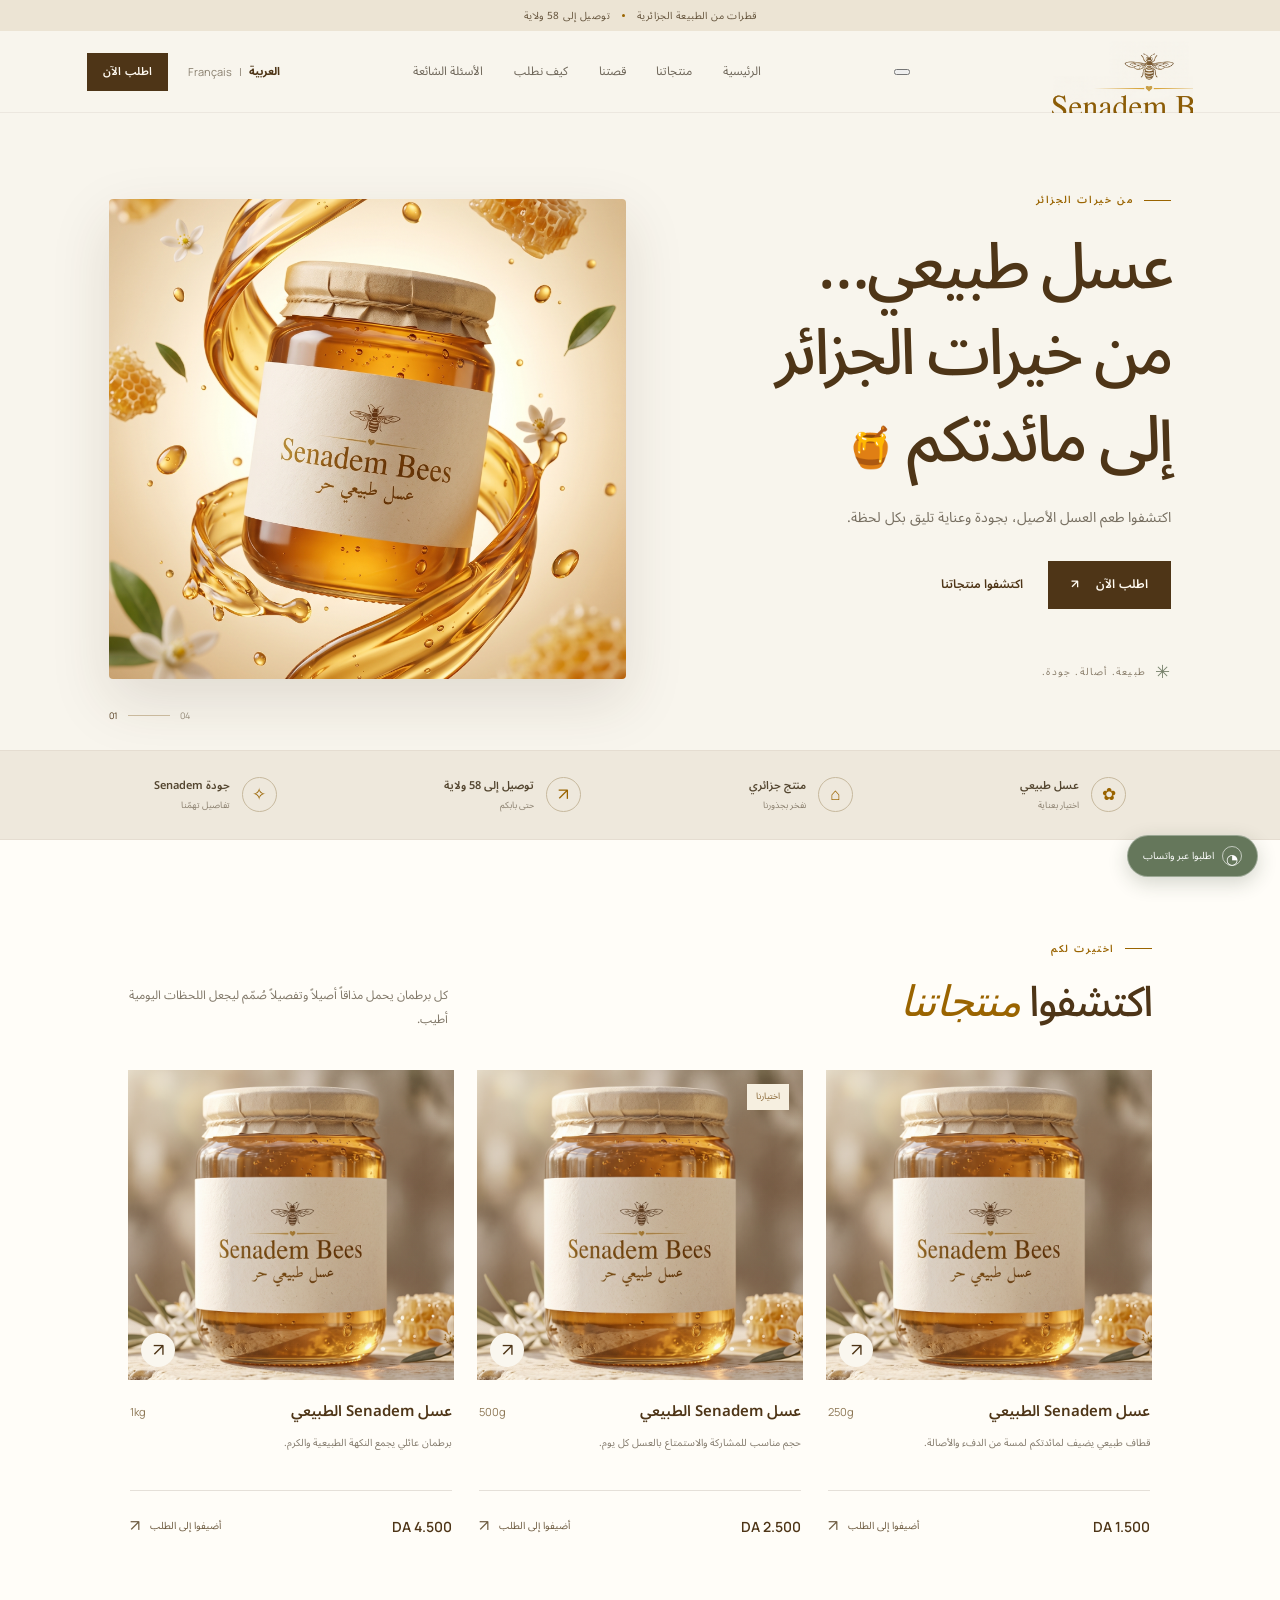
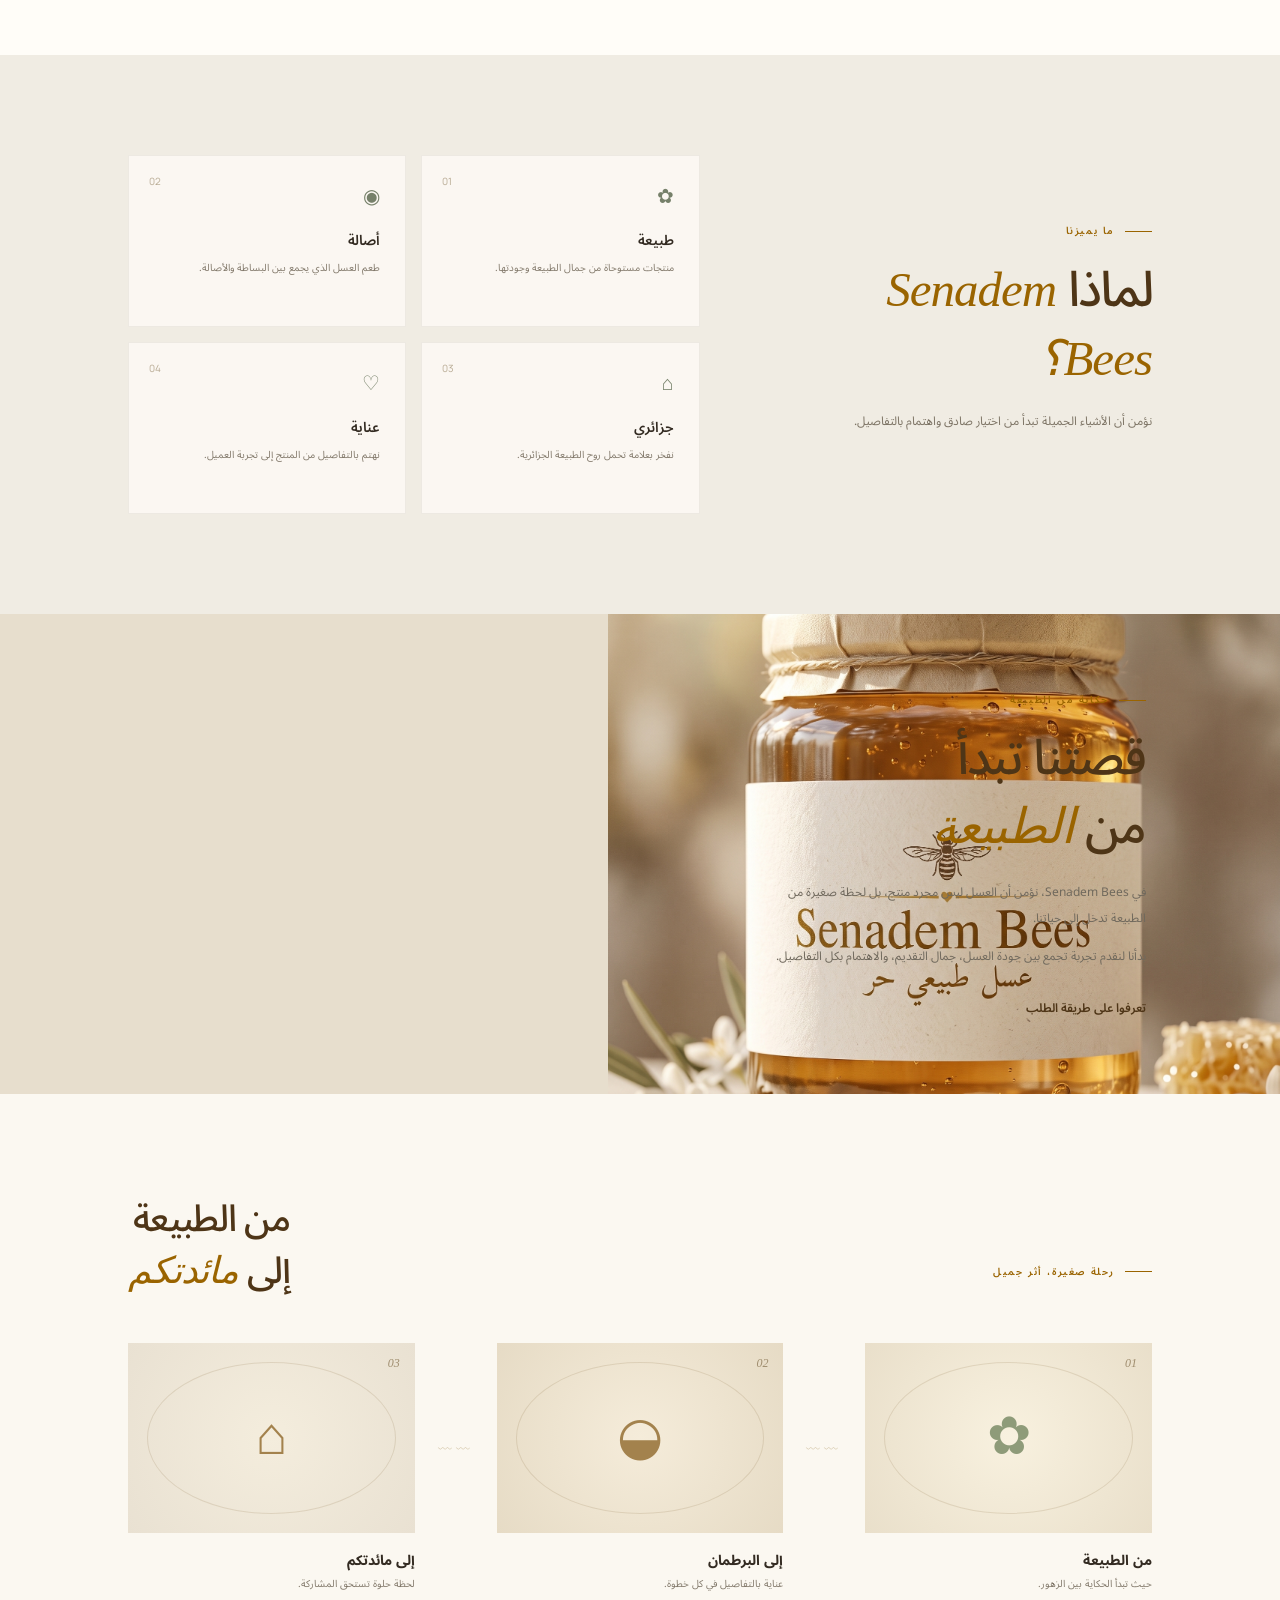
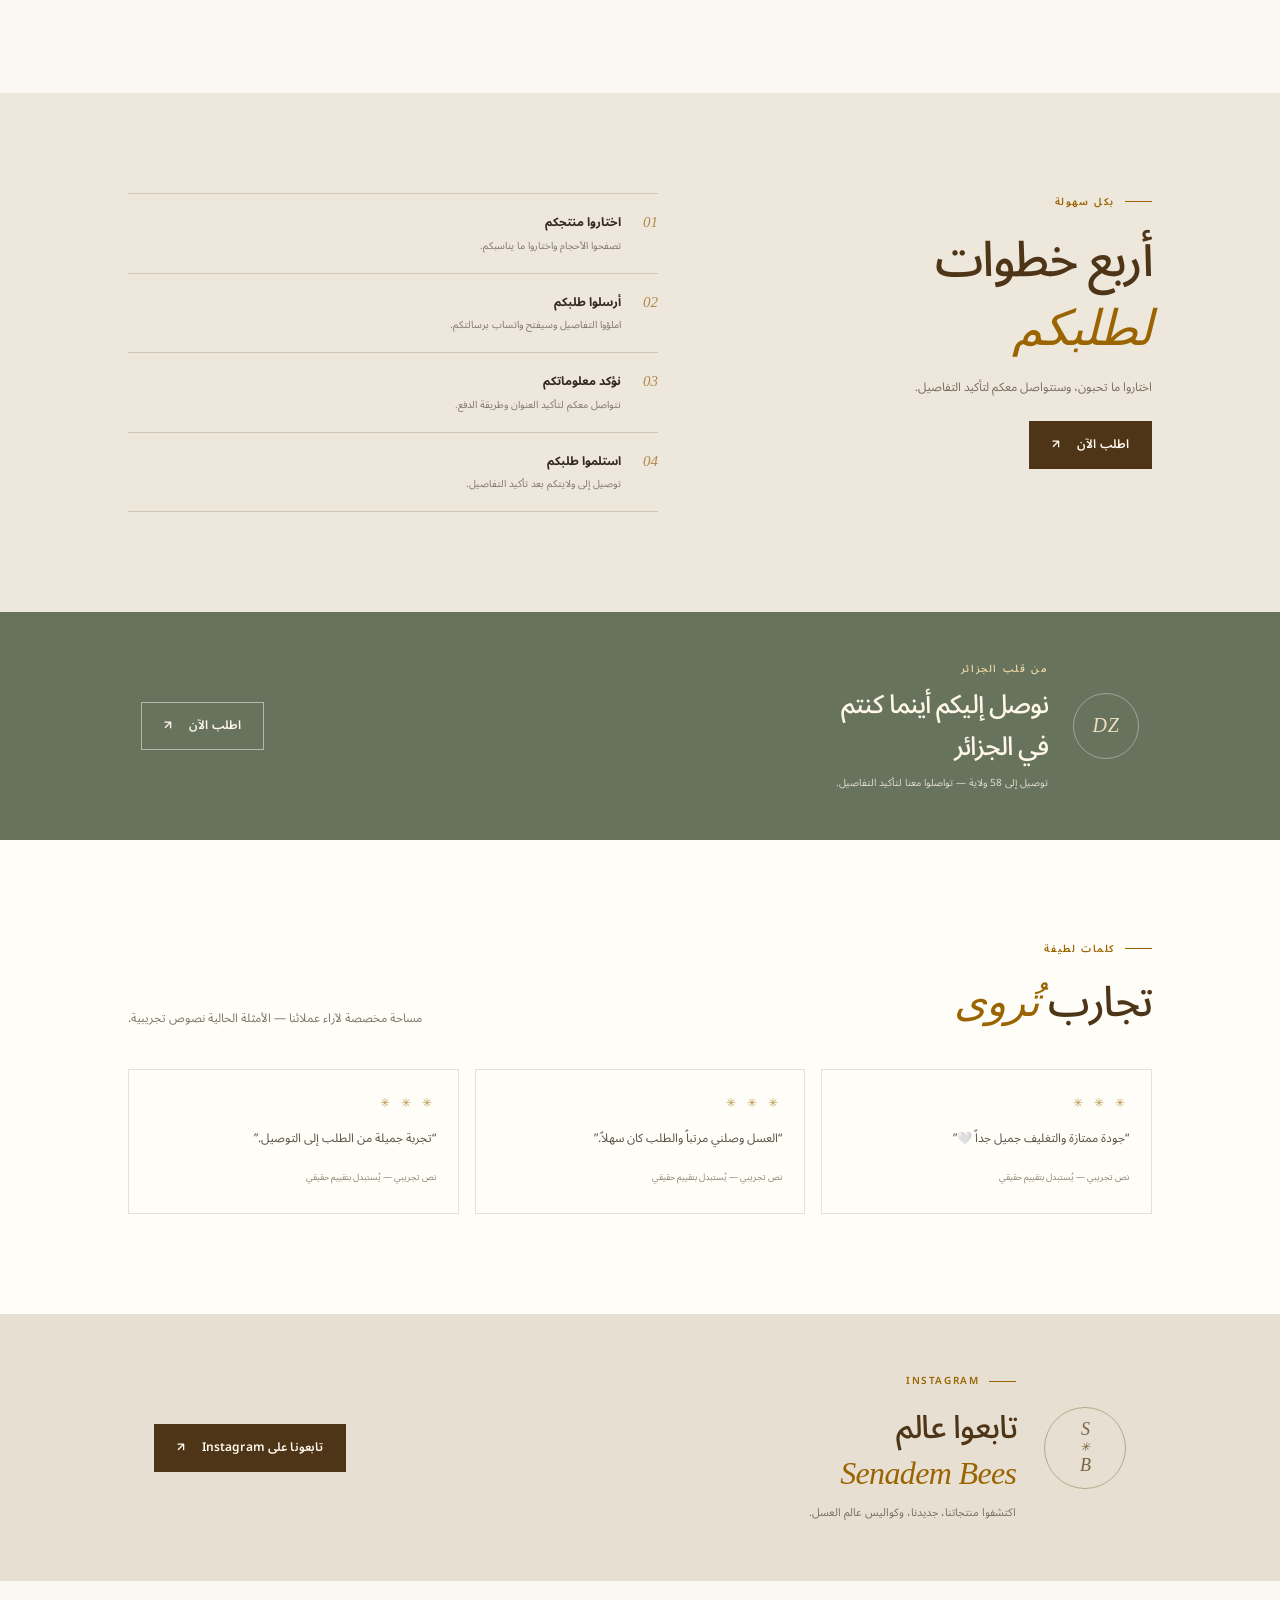
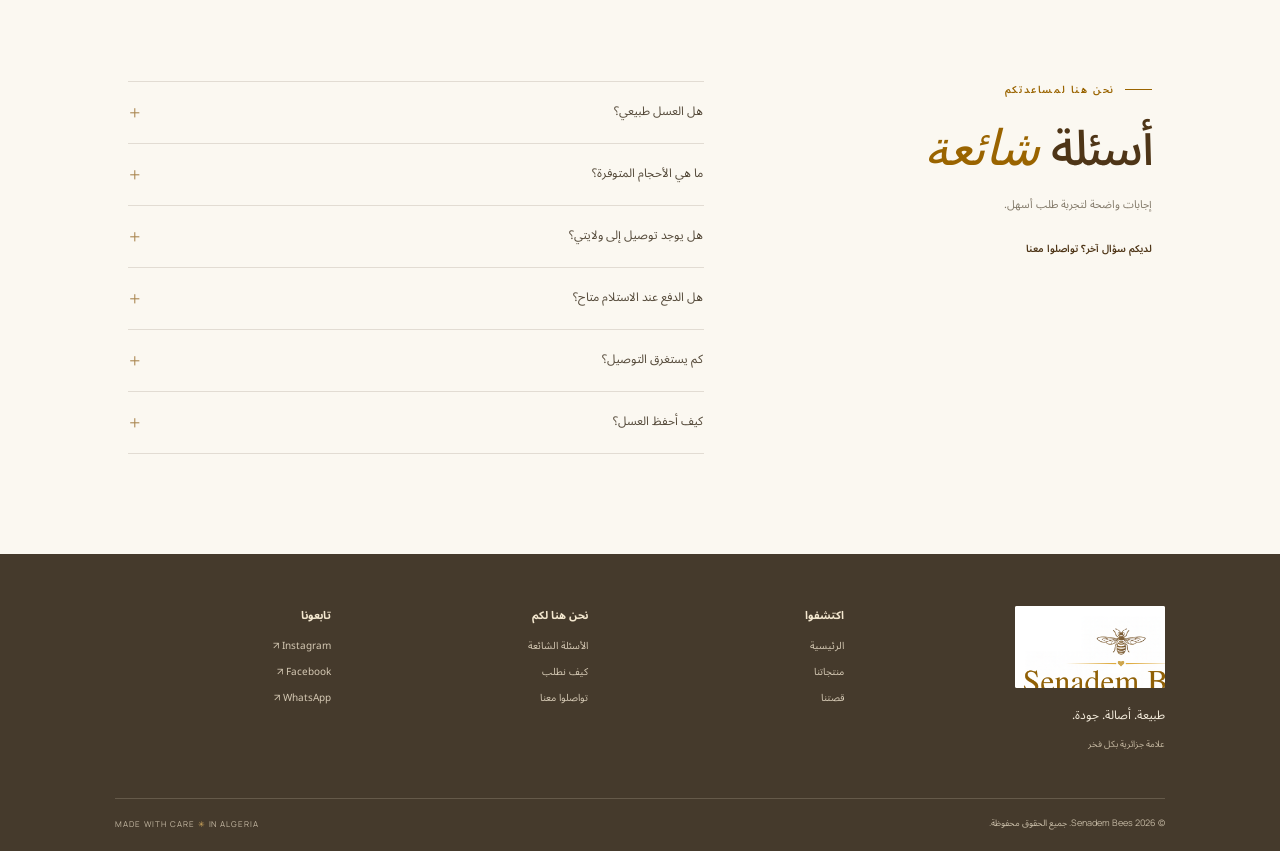
<file: index.html>
<!doctype html>
<html lang="ar" dir="rtl">
<head>
  <meta charset="utf-8">
  <meta name="viewport" content="width=device-width, initial-scale=1">
  <meta name="theme-color" content="#f8f4eb">
  <title>Senadem Bees | عسل طبيعي من الجزائر</title>
  <meta name="description" content="اكتشفوا عسل Senadem Bees الطبيعي، بعناية وجودة تليق بمائدتكم. اطلبوا الآن عبر واتساب مع توصيل إلى 58 ولاية.">
  <meta name="keywords" content="عسل طبيعي الجزائر, عسل جزائري, شراء عسل طبيعي, عسل Senadem, miel naturel Algérie, miel algérien, acheter miel naturel, Senadem Bees">
  <meta property="og:type" content="website">
  <meta property="og:title" content="Senadem Bees | عسل طبيعي من الجزائر">
  <meta property="og:description" content="طبيعة. أصالة. جودة. اكتشفوا عسل Senadem Bees واطلبوا بسهولة عبر واتساب.">
  <meta property="og:image" content="assets/images/senadem-hero.jpg">
  <link rel="icon" href="assets/icons/favicon.svg" type="image/svg+xml">
  <link rel="preconnect" href="https://fonts.googleapis.com">
  <link rel="preconnect" href="https://fonts.gstatic.com" crossorigin>
  <link href="https://fonts.googleapis.com/css2?family=DM+Sans:wght@400;500;600;700&family=Manrope:wght@400;500;600;700&family=Noto+Sans+Arabic:wght@400;500;600;700&display=swap" rel="stylesheet">
  <link rel="stylesheet" href="css/style.css">
  <script src="js/config.js" defer></script>
  <script src="js/app.js" defer></script>
</head>
<body>
  <a class="skip-link" href="#main">انتقل إلى المحتوى</a>
  <div class="announcement"><span>قطرات من الطبيعة الجزائرية</span><span class="announcement-dot"></span><span>توصيل إلى 58 ولاية</span></div>
  <header class="site-header">
    <a class="brand" href="#home" aria-label="Senadem Bees — الرئيسية"><span class="brand-image-window"><img class="brand-logo" src="assets/images/senadem-bees-logo.png" alt="Senadem Bees"></span></a>
    <button class="menu-toggle" type="button" aria-expanded="false" aria-controls="main-nav" aria-label="فتح القائمة"><span></span><span></span></button>
    <nav id="main-nav" class="main-nav" aria-label="القائمة الرئيسية">
      <a href="#home" data-i18n="navHome">الرئيسية</a><a href="#products" data-i18n="navProducts">منتجاتنا</a><a href="#story" data-i18n="navStory">قصتنا</a><a href="#ordering" data-i18n="navOrder">كيف نطلب</a><a href="#faq" data-i18n="navFaq">الأسئلة الشائعة</a>
    </nav>
    <div class="header-actions"><div class="language-switch" aria-label="Language"><button type="button" data-lang="ar" class="active">العربية</button><span>|</span><button type="button" data-lang="fr">Français</button></div><a class="button button-small button-dark" href="#products" data-order-link data-i18n="orderNow">اطلب الآن <span aria-hidden="true">↗</span></a></div>
  </header>
  <main id="main">
    <section class="hero section-wrap" id="home">
      <div class="hero-copy reveal"><p class="eyebrow"><span class="eyebrow-line"></span><span data-i18n="heroEyebrow">من خيرات الجزائر</span></p><h1 data-i18n="heroTitle">عسل طبيعي…<br>من خيرات الجزائر<br>إلى مائدتكم <span>🍯</span></h1><p class="hero-text" data-i18n="heroText">اكتشفوا طعم العسل الأصيل، بجودة وعناية تليق بكل لحظة.</p><div class="hero-actions"><a href="#products" class="button button-dark" data-order-link><span data-i18n="orderNow">اطلب الآن</span><span aria-hidden="true">↗</span></a><a href="#products" class="text-link" data-i18n="discover">اكتشفوا منتجاتنا <span aria-hidden="true">←</span></a></div><div class="hero-note"><span class="note-icon">✳</span><span data-i18n="heroNote">طبيعة. أصالة. جودة.</span></div></div>
      <div class="hero-art hero-photo-art reveal"><img class="hero-photo" src="assets/images/senadem-hero.jpg" alt="برطمان عسل Senadem Bees مع العسل الطبيعي وخلية النحل" fetchpriority="high"></div>
      <div class="hero-index"><span>01</span><span class="index-line"></span><span>04</span></div>
    </section>
    <section class="trust-strip" aria-label="مميزات Senadem Bees"><div class="trust-item"><span>✿</span><div><b data-i18n="trustNatural">عسل طبيعي</b><small data-i18n="trustNaturalSub">اختيار بعناية</small></div></div><div class="trust-item"><span>⌂</span><div><b data-i18n="trustAlgeria">منتج جزائري</b><small data-i18n="trustAlgeriaSub">نفخر بجذورنا</small></div></div><div class="trust-item"><span>↗</span><div><b data-i18n="trustDelivery">توصيل إلى 58 ولاية</b><small data-i18n="trustDeliverySub">حتى بابكم</small></div></div><div class="trust-item"><span>✧</span><div><b data-i18n="trustQuality">جودة Senadem</b><small data-i18n="trustQualitySub">تفاصيل تهمّنا</small></div></div></section>
    <section class="products-section section-pad" id="products"><div class="section-heading reveal"><div><p class="eyebrow"><span class="eyebrow-line"></span><span data-i18n="collectionEyebrow">اختيرت لكم</span></p><h2 data-i18n="productsTitle">اكتشفوا <em>منتجاتنا</em></h2></div><p data-i18n="productsIntro">كل برطمان يحمل مذاقاً أصيلاً وتفصيلاً صُمّم ليجعل اللحظات اليومية أطيب.</p></div><div id="products-grid" class="products-grid" aria-live="polite"></div></section>
    <section class="why-section section-pad"><div class="why-intro reveal"><p class="eyebrow"><span class="eyebrow-line"></span><span data-i18n="whyEyebrow">ما يميزنا</span></p><h2 data-i18n="whyTitle">لماذا <em>Senadem Bees؟</em></h2><p data-i18n="whyIntro">نؤمن أن الأشياء الجميلة تبدأ من اختيار صادق واهتمام بالتفاصيل.</p></div><div class="why-grid"><article class="why-card reveal"><span class="why-number">01</span><span class="why-icon">✿</span><h3 data-i18n="whyNature">طبيعة</h3><p data-i18n="whyNatureText">منتجات مستوحاة من جمال الطبيعة وجودتها.</p></article><article class="why-card reveal"><span class="why-number">02</span><span class="why-icon">◉</span><h3 data-i18n="whyAuthenticity">أصالة</h3><p data-i18n="whyAuthenticityText">طعم العسل الذي يجمع بين البساطة والأصالة.</p></article><article class="why-card reveal"><span class="why-number">03</span><span class="why-icon">⌂</span><h3 data-i18n="whyAlgeria">جزائري</h3><p data-i18n="whyAlgeriaText">نفخر بعلامة تحمل روح الطبيعة الجزائرية.</p></article><article class="why-card reveal"><span class="why-number">04</span><span class="why-icon">♡</span><h3 data-i18n="whyCare">عناية</h3><p data-i18n="whyCareText">نهتم بالتفاصيل من المنتج إلى تجربة العميل.</p></article></div></section>
    <section class="story-section" id="story"><div class="story-image reveal photo-story"><img class="story-photo" src="assets/images/senadem-product.jpg" alt="برطمان عسل Senadem Bees الطبيعي" loading="lazy"><div class="story-copy reveal"><p class="eyebrow"><span class="eyebrow-line"></span><span data-i18n="storyEyebrow">حكاية من الطبيعة</span></p><h2 data-i18n="storyTitle">قصتنا تبدأ<br>من <em>الطبيعة</em></h2><p data-i18n="storyP1">في Senadem Bees، نؤمن أن العسل ليس مجرد منتج، بل لحظة صغيرة من الطبيعة تدخل إلى حياتنا.</p><p data-i18n="storyP2">بدأنا لنقدم تجربة تجمع بين جودة العسل، جمال التقديم، والاهتمام بكل التفاصيل.</p><a href="#ordering" class="text-link" data-i18n="storyLink">تعرفوا على طريقة الطلب <span aria-hidden="true">←</span></a></div></section>
    <section class="experience-section section-pad"><div class="experience-title reveal"><p class="eyebrow"><span class="eyebrow-line"></span><span data-i18n="experienceEyebrow">رحلة صغيرة، أثر جميل</span></p><h2 data-i18n="experienceTitle">من الطبيعة<br>إلى <em>مائدتكم</em></h2></div><div class="experience-track"><article class="experience-step reveal"><div class="experience-visual visual-nature"><span>✿</span><i>01</i></div><h3 data-i18n="stageNature">من الطبيعة</h3><p data-i18n="stageNatureText">حيث تبدأ الحكاية بين الزهور.</p></article><span class="track-connector">﹏﹏</span><article class="experience-step reveal"><div class="experience-visual visual-jar"><span>◒</span><i>02</i></div><h3 data-i18n="stageJar">إلى البرطمان</h3><p data-i18n="stageJarText">عناية بالتفاصيل في كل خطوة.</p></article><span class="track-connector">﹏﹏</span><article class="experience-step reveal"><div class="experience-visual visual-table"><span>⌂</span><i>03</i></div><h3 data-i18n="stageTable">إلى مائدتكم</h3><p data-i18n="stageTableText">لحظة حلوة تستحق المشاركة.</p></article></div></section>
    <section class="order-section section-pad" id="ordering"><div class="order-heading reveal"><p class="eyebrow"><span class="eyebrow-line"></span><span data-i18n="orderEyebrow">بكل سهولة</span></p><h2 data-i18n="orderTitle">أربع خطوات<br><em>لطلبكم</em></h2><p data-i18n="orderIntro">اختاروا ما تحبون، وسنتواصل معكم لتأكيد التفاصيل.</p><a href="#products" class="button button-dark" data-order-link><span data-i18n="orderNow">اطلب الآن</span><span aria-hidden="true">↗</span></a></div><div class="order-steps"><article class="order-step reveal"><span>01</span><div><h3 data-i18n="step1">اختاروا منتجكم</h3><p data-i18n="step1Text">تصفحوا الأحجام واختاروا ما يناسبكم.</p></div></article><article class="order-step reveal"><span>02</span><div><h3 data-i18n="step2">أرسلوا طلبكم</h3><p data-i18n="step2Text">املؤوا التفاصيل وسيفتح واتساب برسالتكم.</p></div></article><article class="order-step reveal"><span>03</span><div><h3 data-i18n="step3">نؤكد معلوماتكم</h3><p data-i18n="step3Text">نتواصل معكم لتأكيد العنوان وطريقة الدفع.</p></div></article><article class="order-step reveal"><span>04</span><div><h3 data-i18n="step4">استلموا طلبكم</h3><p data-i18n="step4Text">توصيل إلى ولايتكم بعد تأكيد التفاصيل.</p></div></article><p class="payment-note" id="payment-note" hidden>✓ <span data-i18n="paymentNote">الدفع عند الاستلام</span></p></div></section>
    <section class="delivery-banner"><div class="delivery-mark">DZ</div><div><p class="eyebrow"><span data-i18n="deliveryEyebrow">من قلب الجزائر</span></p><h2 data-i18n="deliveryTitle">نوصل إليكم أينما كنتم<br>في الجزائر</h2><p data-i18n="deliveryText">توصيل إلى 58 ولاية — تواصلوا معنا لتأكيد التفاصيل.</p></div><a href="#products" class="button button-outline" data-order-link><span data-i18n="orderNow">اطلب الآن</span><span aria-hidden="true">↗</span></a></section>
    <section class="testimonials-section section-pad"><div class="section-heading reveal"><div><p class="eyebrow"><span class="eyebrow-line"></span><span data-i18n="testimonialsEyebrow">كلمات لطيفة</span></p><h2 data-i18n="testimonialsTitle">تجارب <em>تُروى</em></h2></div><p data-i18n="testimonialsIntro">مساحة مخصصة لآراء عملائنا — الأمثلة الحالية نصوص تجريبية.</p></div><div id="testimonials-grid" class="testimonials-grid"></div></section>
    <section class="instagram-section"><div class="insta-stamp">S<span>✳</span>B</div><div><p class="eyebrow"><span class="eyebrow-line"></span><span>INSTAGRAM</span></p><h2 data-i18n="instagramTitle">تابعوا عالم<br><em>Senadem Bees</em></h2><p data-i18n="instagramText">اكتشفوا منتجاتنا، جديدنا، وكواليس عالم العسل.</p></div><a id="instagram-link" href="#instagram" class="button button-dark" target="_blank" rel="noopener"><span data-i18n="instagramButton">تابعونا على Instagram</span><span aria-hidden="true">↗</span></a></section>
    <section class="faq-section section-pad" id="faq"><div class="faq-intro reveal"><p class="eyebrow"><span class="eyebrow-line"></span><span data-i18n="faqEyebrow">نحن هنا لمساعدتكم</span></p><h2 data-i18n="faqTitle">أسئلة <em>شائعة</em></h2><p data-i18n="faqIntro">إجابات واضحة لتجربة طلب أسهل.</p><a class="text-link" href="#products" data-order-link data-i18n="faqOrder">لديكم سؤال آخر؟ تواصلوا معنا <span aria-hidden="true">←</span></a></div><div class="faq-list" id="faq-list"></div></section>
  </main>
  <footer class="site-footer"><div class="footer-main"><div class="footer-brand"><a class="brand brand-footer" href="#home" aria-label="Senadem Bees"><span class="brand-image-window"><img class="brand-logo" src="assets/images/senadem-bees-logo.png" alt="Senadem Bees"></span></a><p data-i18n="footerTagline">طبيعة. أصالة. جودة.</p><small data-i18n="footerCountry">علامة جزائرية بكل فخر</small></div><div class="footer-links"><b data-i18n="footerExplore">اكتشفوا</b><a href="#home" data-i18n="navHome">الرئيسية</a><a href="#products" data-i18n="navProducts">منتجاتنا</a><a href="#story" data-i18n="navStory">قصتنا</a></div><div class="footer-links"><b data-i18n="footerHelp">نحن هنا لكم</b><a href="#faq" data-i18n="navFaq">الأسئلة الشائعة</a><a href="#ordering" data-i18n="navOrder">كيف نطلب</a><a href="#products" data-order-link data-i18n="footerContact">تواصلوا معنا</a></div><div class="footer-social"><b data-i18n="followUs">تابعونا</b><a id="footer-instagram" href="#instagram" target="_blank" rel="noopener">Instagram ↗</a><a id="footer-facebook" href="#facebook" target="_blank" rel="noopener">Facebook ↗</a><a href="#products" data-order-link>WhatsApp ↗</a></div></div><div class="footer-bottom"><span>© <span id="year">2026</span> Senadem Bees. <span data-i18n="copyright">جميع الحقوق محفوظة.</span></span><span class="footer-motto">MADE WITH CARE <span>✳</span> IN ALGERIA</span></div></footer>
  <a class="floating-whatsapp" href="#order" data-order-link aria-label="اطلبوا عبر واتساب"><span class="wa-icon">◔</span><span data-i18n="whatsappLabel">اطلبوا عبر واتساب</span></a>
  <div class="mobile-cta"><a href="#products" class="button button-dark" data-order-link><span data-i18n="orderNow">اطلب الآن</span><span aria-hidden="true">↗</span></a></div>
  <dialog class="order-dialog" id="order-dialog" aria-labelledby="order-dialog-title"><form class="order-form" id="order-form"><button class="dialog-close" type="button" aria-label="إغلاق">×</button><p class="eyebrow"><span class="eyebrow-line"></span><span data-i18n="formEyebrow">خطوة أخيرة</span></p><h2 id="order-dialog-title" data-i18n="formTitle">أرسلوا <em>طلبكم</em></h2><p class="form-intro" data-i18n="formIntro">سنجهز رسالة طلبكم على واتساب لتأكيدها بسهولة.</p><div class="form-grid"><label><span data-i18n="fieldName">الاسم الكامل</span><input name="name" required autocomplete="name"></label><label><span data-i18n="fieldPhone">رقم الهاتف</span><input name="phone" type="tel" required autocomplete="tel" inputmode="tel"></label><label><span data-i18n="fieldWilaya">الولاية</span><input name="wilaya" required></label><label><span data-i18n="fieldCity">البلدية</span><input name="city" required></label><label class="full-field"><span data-i18n="fieldAddress">العنوان</span><input name="address" required autocomplete="street-address"></label><label><span data-i18n="fieldProduct">المنتج</span><select name="product" id="order-product" required></select></label><label><span data-i18n="fieldQuantity">الكمية</span><input name="quantity" type="number" min="1" value="1" required></label><label class="full-field"><span data-i18n="fieldNotes">ملاحظات</span><textarea name="notes" rows="3"></textarea></label></div><p class="form-error" id="form-error" role="alert" hidden></p><button class="button button-dark form-submit" type="submit"><span data-i18n="sendWhatsApp">متابعة عبر واتساب</span><span aria-hidden="true">↗</span></button><p class="privacy-note" data-i18n="formPrivacy">سيُفتح واتساب لإرسال تفاصيل الطلب. لن تُحفظ بياناتكم على هذا الموقع.</p></form></dialog>
</body>
</html>
</file>
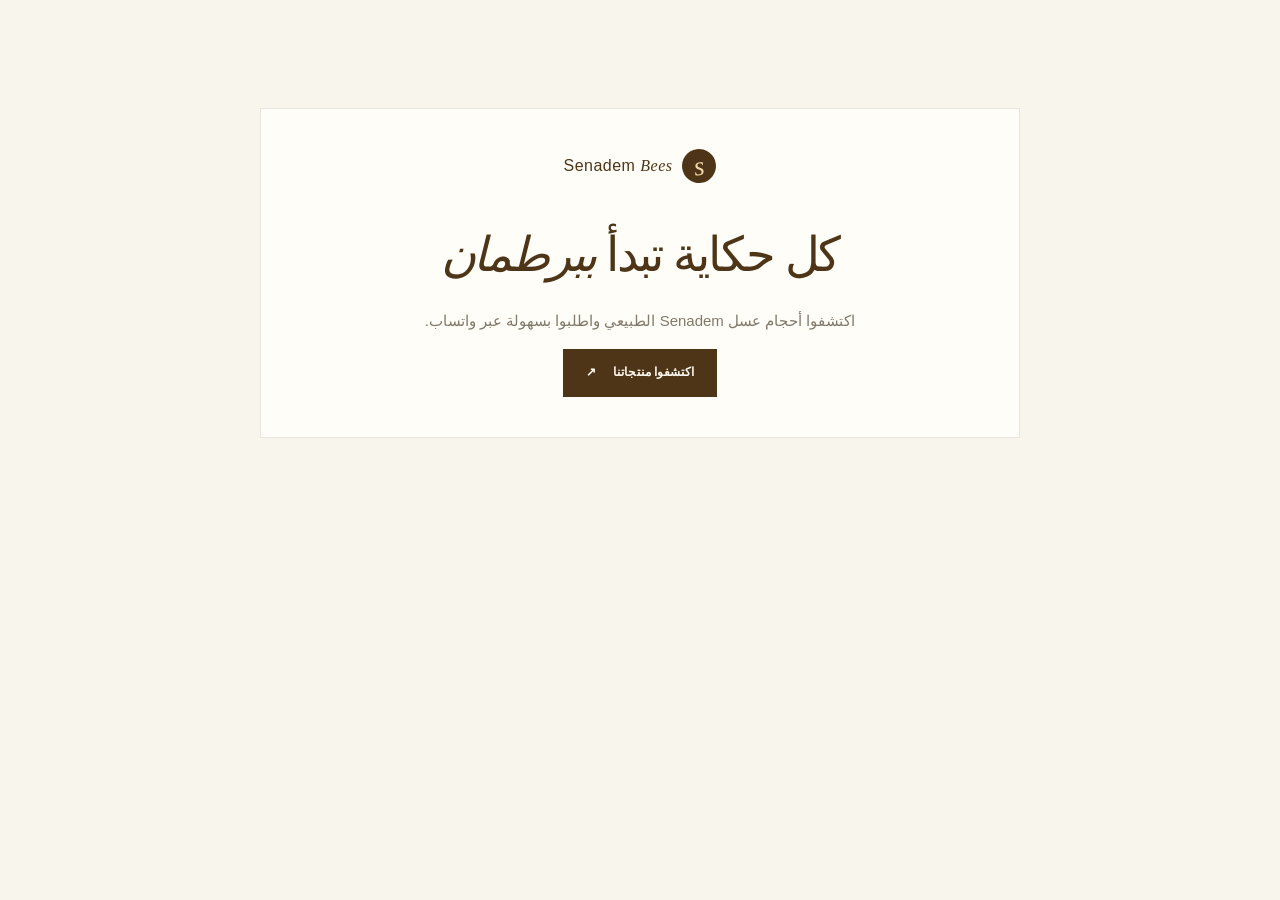
<file: pages/product.html>
<!doctype html>
<html lang="ar" dir="rtl"><head><meta charset="utf-8"><meta name="viewport" content="width=device-width, initial-scale=1"><meta name="robots" content="noindex"><title>منتجات Senadem Bees</title><link rel="icon" href="../assets/icons/favicon.svg" type="image/svg+xml"><link rel="stylesheet" href="../css/style.css"><style>.product-page{max-width:760px;margin:12vh auto;padding:40px 7%;text-align:center;background:#fffdf8;border:1px solid rgba(81,62,42,.12)}.product-page h1{font-size:clamp(30px,5vw,48px)}.product-page p{color:#81796b}.product-page .brand{justify-content:center;margin-bottom:40px}</style></head><body><main class="product-page"><a class="brand" href="../index.html"><span class="brand-mark">s</span><span class="brand-name">Senadem <i>Bees</i></span></a><h1>كل حكاية تبدأ <em>ببرطمان</em></h1><p>اكتشفوا أحجام عسل Senadem الطبيعي واطلبوا بسهولة عبر واتساب.</p><a class="button button-dark" href="../index.html#products">اكتشفوا منتجاتنا <span>↗</span></a></main></body></html>
</file>
<file: css/style.css>
:root{--ivory:#f8f5ed;--paper:#fffdf8;--cream:#f0e9da;--sand:#e8deca;--gold:#b78239;--honey:#d4a355;--brown:#513e2a;--ink:#332b22;--olive:#76806a;--muted:#81796b;--line:rgba(81,62,42,.15);--serif:Georgia,'Times New Roman',serif;--sans:'Manrope','DM Sans','Noto Sans Arabic',sans-serif;--arabic:'Noto Sans Arabic',sans-serif;--shadow:0 22px 60px rgba(67,49,24,.13)}
*{box-sizing:border-box}html{scroll-behavior:smooth;scroll-padding-top:90px}body{margin:0;background:var(--ivory);color:var(--ink);font-family:var(--arabic),var(--sans);font-size:15px;line-height:1.8}html[lang=fr] body{font-family:var(--sans),var(--arabic)}a{color:inherit;text-decoration:none}button,input,select,textarea{font:inherit}button{color:inherit}.skip-link{position:absolute;z-index:99;inset-block-start:-80px;inset-inline-start:12px;padding:8px 14px;background:var(--brown);color:white}.skip-link:focus{inset-block-start:12px}:focus-visible{outline:3px solid var(--gold);outline-offset:4px}.announcement{height:31px;background:#ece4d4;color:#64533b;display:flex;justify-content:center;align-items:center;gap:12px;font-size:10px;letter-spacing:.04em}.announcement-dot{width:3px;height:3px;border-radius:50%;background:var(--gold)}
.site-header{height:82px;padding:0 6.8%;display:flex;align-items:center;justify-content:space-between;background:rgba(248,245,237,.96);position:sticky;top:0;z-index:20;border-bottom:1px solid rgba(81,62,42,.07);backdrop-filter:blur(12px)}.brand{display:flex;align-items:center;gap:10px;white-space:nowrap}.brand-mark{width:34px;height:34px;display:grid;place-items:center;background:var(--brown);color:#f2d8a6;border-radius:50%;font:italic 27px var(--serif);transform:rotate(-8deg)}.brand-name{font:500 16px var(--sans);letter-spacing:.03em;color:var(--brown)}.brand-name i{font-family:var(--serif);font-weight:400}.main-nav{display:flex;align-items:center;gap:clamp(16px,2.4vw,36px);font-size:12px;color:#6f675a}.main-nav a{transition:color .2s}.main-nav a:hover{color:var(--gold)}.header-actions{display:flex;align-items:center;gap:20px}.language-switch{display:flex;align-items:center;gap:7px;font:11px var(--sans);color:#897f6e;white-space:nowrap}.language-switch button{padding:5px 0;border:0;background:none;cursor:pointer;color:inherit}.language-switch button.active{color:var(--brown);font-weight:700}.button{min-height:48px;padding:0 22px;display:inline-flex;align-items:center;justify-content:center;gap:17px;border:1px solid transparent;font-size:12px;font-weight:600;letter-spacing:.01em;cursor:pointer;transition:background .2s,color .2s,transform .2s,border .2s}.button:hover{transform:translateY(-2px)}.button-dark{color:#fffaf1;background:var(--brown)}.button-dark:hover{background:#715632}.button-small{min-height:38px;padding:0 15px;font-size:11px}.button-outline{color:#fff8eb;border-color:rgba(255,248,235,.52);background:transparent}.button-outline:hover{background:#fff8eb;color:var(--brown)}
.section-wrap{max-width:1440px;margin:auto;padding-inline:8.5%}.hero{min-height:590px;padding-block:50px 34px;display:grid;grid-template-columns:1fr 1.05fr;gap:5%;align-items:center;position:relative;overflow:hidden}.hero-copy{padding-block:28px;z-index:2}.eyebrow{display:flex;align-items:center;gap:10px;margin:0 0 16px;font-size:10px;letter-spacing:.16em;text-transform:uppercase;color:var(--gold);font-weight:600}.eyebrow-line{display:inline-block;width:27px;height:1px;background:var(--gold)}h1,h2,h3,p{margin-top:0}h1{font-size:clamp(38px,5vw,66px);font-weight:500;line-height:1.35;letter-spacing:-.045em;color:var(--brown);margin:0 0 19px}h1 span{font-size:.62em}h2{font-size:clamp(30px,4vw,49px);font-weight:500;line-height:1.38;letter-spacing:-.035em;color:var(--brown);margin:0}h2 em{font-family:var(--serif);font-weight:400;color:var(--gold);font-style:italic;letter-spacing:-.02em}.hero-text{max-width:390px;font-size:14px;color:#766e60;line-height:2.1;margin-bottom:28px}.hero-actions{display:flex;align-items:center;gap:25px}.text-link{font-size:12px;color:var(--brown);font-weight:600;display:inline-flex;align-items:center;gap:10px}.text-link span{font-size:17px;transition:transform .2s}.text-link:hover span{transform:translateX(-4px)}html[lang=fr] .text-link:hover span{transform:translateX(4px)}.hero-note{display:flex;align-items:center;gap:9px;color:#887c69;margin-top:47px;font-size:10px;letter-spacing:.12em}.note-icon{font-size:18px;color:var(--olive)}.hero-art{height:480px;position:relative;isolation:isolate}.sun-disc{position:absolute;width:360px;height:360px;border-radius:50%;background:#eee3ce;top:38px;left:50%;transform:translateX(-50%)}.hero-art:before{content:"";position:absolute;inset:8% 4% 2%;background:radial-gradient(ellipse at 52% 62%,rgba(214,172,100,.22),transparent 59%);z-index:-1}.honey-pool{position:absolute;bottom:8%;left:14%;width:72%;height:14%;border-radius:50%;background:radial-gradient(ellipse,#dba64e 0%,#c48b35 60%,transparent 71%);filter:blur(1px)}.jar-shadow{position:absolute;bottom:14%;left:29%;width:43%;height:8%;border-radius:50%;background:rgba(58,41,20,.19);filter:blur(11px)}.hero-jar{position:absolute;bottom:12%;left:37%;width:29%;height:60%;filter:drop-shadow(13px 14px 9px rgba(88,61,24,.16));transform:rotate(-2deg)}.jar-lid{position:absolute;top:0;left:23%;width:54%;height:10%;border-radius:5px 5px 2px 2px;background:linear-gradient(90deg,#6e5231,#c7a56d 18%,#7b5e39 40%,#c7a56d 72%,#6c4f30);z-index:3}.jar-glass{position:absolute;top:8%;bottom:0;width:100%;border-radius:16% 16% 18% 18% / 9% 9% 11% 11%;border:2px solid rgba(255,255,255,.8);background:linear-gradient(90deg,rgba(255,255,255,.57),rgba(248,228,182,.16) 17%,rgba(255,255,255,.27) 38%,rgba(176,124,49,.24) 84%,rgba(255,255,255,.51));overflow:hidden;box-shadow:inset 4px 0 12px rgba(255,255,255,.75),inset -5px 0 9px rgba(113,76,28,.13)}.jar-neck{position:absolute;top:-3%;left:22%;width:56%;height:12%;background:rgba(255,255,255,.3);border:1px solid rgba(255,255,255,.64);border-radius:8px}.jar-fill{position:absolute;inset:33% 2% 2%;background:linear-gradient(100deg,#ba7929,#e4b54f 21%,#d89b34 62%,#b87325);border-radius:0 0 20% 20% / 0 0 6% 6%;opacity:.92}.jar-highlight{position:absolute;inset:13% auto 8% 9%;width:7%;border-radius:10px;background:linear-gradient(transparent,rgba(255,255,255,.75),transparent)}.jar-label{position:absolute;z-index:2;top:39%;left:8%;width:84%;height:34%;display:flex;flex-direction:column;justify-content:center;align-items:center;background:#f6efdF;color:#5a4026;box-shadow:0 3px 9px rgba(69,46,19,.13);text-align:center;line-height:1.3}.jar-label small{font:8px var(--sans);letter-spacing:.19em}.jar-label b{font:italic 19px var(--serif);letter-spacing:.11em}.jar-label>span{font:5px var(--sans);letter-spacing:.1em}.label-bee{font-size:11px;color:#bf8d47;margin-top:2px}.honey-dipper{position:absolute;top:13%;right:13%;height:44%;width:7px;transform:rotate(38deg);border-radius:8px;background:linear-gradient(90deg,#9a6d37,#e3c38a,#986834);z-index:2}.honey-dipper:before{content:"";position:absolute;bottom:-30px;left:-10px;width:27px;height:35px;border-radius:50%;background:repeating-linear-gradient(0deg,#d7a34d 0 4px,#c28c3a 5px 7px);box-shadow:inset 3px 0 4px rgba(255,255,255,.3)}.hero-flower{position:absolute;color:#fffdf6;font-size:35px;text-shadow:0 2px 8px #d6c49d}.flower-one{bottom:20%;left:14%;transform:rotate(-24deg)}.flower-two{top:15%;left:27%;font-size:26px}.bee{position:absolute;color:#b78b4b}.bee-one{top:24%;right:20%;font-size:18px;transform:rotate(25deg)}.hero-leaf{position:absolute;color:#829078;font-size:75px;opacity:.6}.leaf-one{bottom:13%;right:8%;transform:rotate(-35deg)}.leaf-two{top:37%;left:5%;transform:rotate(125deg)}.art-caption{position:absolute;bottom:1%;left:50%;transform:translateX(-50%);font-size:9px;letter-spacing:.06em;color:#978c79;white-space:nowrap}.art-stamp{position:absolute;bottom:20%;right:4%;border:1px solid #c3a671;border-radius:50%;width:60px;height:60px;display:grid;place-content:center;text-align:center;font:7px/1.5 var(--sans);letter-spacing:.11em;color:#8a6c3c;transform:rotate(10deg)}.art-stamp span{font-size:8px}.hero-index{position:absolute;bottom:28px;left:8.5%;display:flex;align-items:center;gap:10px;color:#938977;font:9px var(--sans);direction:ltr}.hero-index>span:first-child{color:var(--brown)}.index-line{width:42px;height:1px;background:#c9b99d}
.trust-strip{padding:25px 12%;display:flex;justify-content:space-between;gap:18px;background:#eee8dc;border-block:1px solid rgba(81,62,42,.06)}.trust-item{display:flex;align-items:center;gap:12px;min-width:0}.trust-item>span{width:35px;height:35px;display:grid;place-items:center;border:1px solid #c7b99e;border-radius:50%;color:var(--gold);font-size:17px}.trust-item b,.trust-item small{display:block}.trust-item b{font-size:11px;font-weight:600;color:#544630}.trust-item small{font-size:9px;color:#8c8170;margin-top:2px}.section-pad{padding:100px 10%}.products-section{background:var(--paper)}.section-heading{display:flex;justify-content:space-between;align-items:end;gap:30px;margin-bottom:38px}.section-heading>p{max-width:320px;margin:0;color:#817869;font-size:12px;line-height:2}.section-heading h2{font-size:clamp(30px,3.4vw,42px)}.products-grid{display:grid;grid-template-columns:repeat(3,1fr);gap:23px}.product-card{background:transparent;min-width:0}.product-image{height:310px;position:relative;background:#f0e9dc;overflow:hidden}.product-card:nth-child(2) .product-image{background:#eee5d5}.product-card:nth-child(3) .product-image{background:#ede7db}.product-image:after{content:"";position:absolute;inset:0;background:linear-gradient(145deg,rgba(255,255,255,.34),transparent 44%,rgba(146,105,48,.05));pointer-events:none}.product-image.has-photo img{width:100%;height:100%;object-fit:cover}.placeholder-product{width:100%;height:100%;position:relative;display:grid;place-items:center;overflow:hidden;background:radial-gradient(circle at 50% 47%,#f7f2e8 0 25%,transparent 25.5%),linear-gradient(140deg,#f0e9dc,#e8decc)}.placeholder-product:before,.placeholder-product:after{content:"";position:absolute;width:200px;height:200px;border:1px solid rgba(151,124,80,.14);border-radius:50%}.placeholder-product:after{width:250px;height:250px}.mini-jar{position:relative;width:90px;height:145px;z-index:1;filter:drop-shadow(8px 10px 7px rgba(81,62,42,.16))}.mini-lid{width:56px;height:15px;margin:auto;background:linear-gradient(90deg,#7b5b35,#d1b57e,#765531);border-radius:3px 3px 0 0}.mini-glass{height:125px;border:2px solid rgba(255,255,255,.8);border-radius:13px 13px 18px 18px;background:linear-gradient(90deg,rgba(255,255,255,.7),rgba(221,181,106,.35),rgba(255,255,255,.3));display:grid;place-items:center;text-align:center;box-shadow:inset 5px 0 9px rgba(255,255,255,.7)}.mini-glass:before{content:"";position:absolute;inset:62px 3px 2px;background:linear-gradient(90deg,#b87527,#e4b450,#ca8d30);z-index:-1;border-radius:0 0 13px 13px}.mini-glass span{padding:10px 7px;background:#f6f0e4;font:8px/1.5 var(--sans);letter-spacing:.04em;color:#563e24}.mini-glass b{font:italic 14px var(--serif)}.placeholder-label{position:absolute;bottom:13px;right:14px;font-size:8px;letter-spacing:.04em;color:#887b65}.decor-flower{position:absolute;top:19%;left:20%;color:#fffdf8;font-size:31px;opacity:.8}.product-tag{position:absolute;top:14px;right:14px;z-index:2;padding:5px 9px;background:#f6efe0;color:#8a6837;font-size:9px}.product-quick{position:absolute;bottom:13px;left:13px;z-index:2;width:34px;height:34px;display:grid;place-items:center;border:0;border-radius:50%;background:#faf7ef;color:var(--brown);font-size:18px;cursor:pointer}.product-info{padding:18px 2px 6px}.product-title-row{display:flex;justify-content:space-between;align-items:baseline;gap:10px}.product-title-row h3{font-size:15px;font-weight:600;margin:0;color:var(--brown)}.product-weight{font:11px var(--sans);color:#8c7654;white-space:nowrap}.product-info>p{font-size:10px;color:#82796b;margin:8px 0 17px;min-height:40px;line-height:1.9}.product-buy{display:flex;align-items:center;justify-content:space-between;border-top:1px solid var(--line);padding-top:13px}.product-buy strong{font:600 14px var(--sans);color:var(--brown)}.product-order{display:flex;align-items:center;gap:10px;padding:8px 0;border:0;background:none;color:#6d5b40;font-size:10px;cursor:pointer}.product-order span:last-child{font-size:16px}.product-order:hover{color:var(--gold)}
.why-section{display:grid;grid-template-columns:.85fr 1.35fr;gap:9%;align-items:center;background:#f0ece3}.why-intro h2{margin-bottom:17px}.why-intro>p:last-child{font-size:12px;color:#7e7566;max-width:300px;line-height:2}.why-grid{display:grid;grid-template-columns:1fr 1fr;gap:15px}.why-card{min-height:172px;padding:23px 25px;background:rgba(255,253,248,.72);border:1px solid rgba(81,62,42,.08);position:relative}.why-number{position:absolute;top:18px;left:20px;direction:ltr;font:10px var(--sans);color:#b7aa93}.why-icon{font-size:20px;color:var(--olive)}.why-card h3{font-size:14px;margin:13px 0 5px;font-weight:600}.why-card p{font-size:10px;color:#82796b;margin:0;line-height:1.9}.story-section{display:grid;grid-template-columns:1.05fr .95fr;min-height:480px;background:#e7decd}.story-image{min-height:440px;position:relative;overflow:hidden;background:linear-gradient(145deg,#dacdb5,#efe5d3 55%,#d6c5a6);display:grid;place-items:center}.story-image:before{content:"";position:absolute;inset:0;background:radial-gradient(ellipse at 54% 39%,rgba(255,247,221,.68),transparent 48%)}.story-light{position:absolute;width:230px;height:230px;border-radius:50%;background:#f8f0db;top:12%;left:37%;filter:blur(1px)}.story-vase{position:absolute;bottom:14%;left:20%;height:44%;width:21%;border-radius:39% 39% 17% 17%;background:linear-gradient(90deg,#8d8c6e,#b9b493 33%,#75785f 84%);box-shadow:12px 14px 20px rgba(55,49,30,.17)}.story-vase:before{content:"";position:absolute;width:40%;height:17%;top:-12%;left:30%;background:#8c8b6f}.story-jar-mini{position:absolute;bottom:14%;right:23%;height:28%;width:18%;border:2px solid rgba(255,255,255,.85);border-radius:14px 14px 17px 17px;background:linear-gradient(90deg,rgba(255,255,255,.7),rgba(202,145,48,.64),rgba(255,255,255,.35));box-shadow:8px 9px 13px rgba(55,49,30,.17)}.story-jar-mini:before{content:"";position:absolute;top:-10%;left:20%;width:60%;height:12%;background:#7d603d}.story-flower{position:absolute;left:32%;top:23%;font-size:48px;color:#fffaf0;text-shadow:0 3px 8px #bca77b}.story-image>span{position:absolute;bottom:5%;font-size:9px;color:#71644d}.story-copy{padding:75px 12% 70px 14%;align-self:center}.story-copy h2{margin-bottom:18px}.story-copy>p:not(.eyebrow){font-size:12px;line-height:2.2;color:#70695d;max-width:390px}.story-copy .text-link{margin-top:15px}.experience-section{background:#fbf8f1}.experience-title{display:flex;justify-content:space-between;align-items:end;margin-bottom:46px}.experience-title h2{font-size:37px}.experience-track{display:flex;align-items:flex-start;justify-content:space-between;gap:15px}.experience-step{width:28%}.experience-visual{height:190px;position:relative;display:grid;place-items:center;background:#efe8db;overflow:hidden}.experience-visual:before{content:"";position:absolute;inset:19px;border:1px solid rgba(140,112,67,.18);border-radius:50%}.experience-visual>span{font-size:53px;color:#a3824d}.experience-visual i{position:absolute;top:13px;right:15px;font:italic 12px var(--serif);color:#9f8d6e}.visual-nature{background:radial-gradient(circle,#f8f1df,#e9dfca)}.visual-nature>span{color:#8e9b79}.visual-jar{background:radial-gradient(circle,#f5ecda,#e6dbc5)}.visual-table{background:radial-gradient(circle,#f4eddd,#e9e1d2)}.track-connector{margin-top:88px;color:#c5b48f;letter-spacing:3px;font-size:15px}.experience-step h3{font-size:14px;margin:15px 0 2px}.experience-step p{font-size:10px;color:#82796b;margin:0}.order-section{display:grid;grid-template-columns:.85fr 1.15fr;gap:10%;background:#ede7dc}.order-heading h2{margin-bottom:14px}.order-heading>p:not(.eyebrow){color:#797062;font-size:12px;margin-bottom:22px}.order-steps{border-top:1px solid #cfc5b4}.order-step{display:flex;gap:22px;padding:18px 0;border-bottom:1px solid #cfc5b4}.order-step>span{font:italic 15px var(--serif);color:#b18a4d;direction:ltr;padding-top:2px}.order-step h3{font-size:12px;margin:0 0 3px}.order-step p{font-size:10px;margin:0;color:#81796c}.payment-note{font-size:10px;color:#697558;margin:15px 0 0}.delivery-banner{padding:48px 11%;display:flex;align-items:center;gap:25px;background:#68735e;color:#f9f4e9}.delivery-mark{width:66px;height:66px;border:1px solid rgba(255,255,255,.35);border-radius:50%;display:grid;place-items:center;font:italic 20px var(--serif);letter-spacing:.05em;color:#ecdfbd;flex:none}.delivery-banner .eyebrow{color:#e7d39f;margin-bottom:6px}.delivery-banner h2{font-size:26px;line-height:1.6;color:#fff8e9}.delivery-banner>div:nth-child(2)>p:last-child{font-size:10px;color:#e0ddcf;margin:6px 0 0}.delivery-banner .button{margin-inline-start:auto;white-space:nowrap}.testimonials-section{background:var(--paper)}.testimonials-grid{display:grid;grid-template-columns:repeat(3,1fr);gap:16px}.testimonial-card{padding:23px 22px;border:1px solid var(--line);background:#fffdf8;min-height:145px}.stars{font-size:12px;letter-spacing:4px;color:#bf984f}.testimonial-card blockquote{margin:13px 0 11px;font-size:12px;color:#5c5143;line-height:1.9}.testimonial-card small{font-size:9px;color:#928673}.instagram-section{padding:58px 12%;display:flex;align-items:center;gap:28px;background:#e7dfd1}.instagram-section h2{font-size:32px;margin-bottom:7px}.instagram-section>div:nth-child(2)>p:last-child{font-size:11px;color:#786f60;margin:0}.instagram-section .button{margin-inline-start:auto;white-space:nowrap}.insta-stamp{width:82px;height:82px;border:1px solid #b7a987;border-radius:50%;display:grid;place-content:center;text-align:center;font:italic 18px var(--serif);color:#786444;flex:none}.insta-stamp span{font-size:12px}.faq-section{display:grid;grid-template-columns:.75fr 1.25fr;gap:10%;background:#fbf8f1}.faq-intro h2{margin-bottom:12px}.faq-intro>p:not(.eyebrow){font-size:11px;color:#837a6a}.faq-intro .text-link{margin-top:14px;font-size:10px}.faq-list{border-top:1px solid var(--line)}.faq-item{border-bottom:1px solid var(--line)}.faq-item summary{list-style:none;cursor:pointer;display:flex;align-items:center;justify-content:space-between;gap:15px;padding:17px 1px;font-size:12px;color:#554a3a}.faq-item summary::-webkit-details-marker{display:none}.faq-plus{font:20px var(--sans);font-weight:300;color:#a8844c;transition:transform .2s}.faq-item[open] .faq-plus{transform:rotate(45deg)}.faq-item>p{font-size:11px;color:#817868;line-height:2;margin:0;padding:0 1px 18px;max-width:620px}.site-footer{background:#453a2c;color:#f4ecdc;padding:52px 9% 18px}.footer-main{display:grid;grid-template-columns:1.3fr 1fr 1fr 1fr;gap:40px;padding-bottom:42px}.brand-footer .brand-mark{background:#e5cf9f;color:#54432c}.brand-footer .brand-name{color:#f6edda}.footer-brand>p{margin:17px 0 3px;font-size:12px}.footer-brand>small{font-size:9px;color:#c4b7a0}.footer-links,.footer-social{display:flex;flex-direction:column;gap:8px;font-size:10px;color:#d6cab5}.footer-links b,.footer-social b{font-size:11px;color:#f3e7cf;margin-bottom:4px}.footer-links a:hover,.footer-social a:hover{color:#e2bf7d}.footer-bottom{border-top:1px solid rgba(245,233,209,.18);padding-top:15px;display:flex;align-items:center;justify-content:space-between;color:#c5b9a4;font:9px var(--sans)}.footer-motto{font-size:8px;letter-spacing:.12em}.footer-motto span{color:#d4ab5f}.floating-whatsapp{position:fixed;bottom:23px;right:22px;z-index:12;display:flex;align-items:center;gap:8px;padding:10px 15px;border:1px solid rgba(255,255,255,.35);border-radius:30px;background:#65775b;color:white;box-shadow:0 6px 20px rgba(40,55,35,.2);font-size:10px;transition:transform .2s}.floating-whatsapp:hover{transform:translateY(-3px)}.wa-icon{width:20px;height:20px;border:1px solid rgba(255,255,255,.6);border-radius:50%;display:grid;place-items:center;font-size:14px}.mobile-cta{display:none}.order-dialog{width:min(650px,calc(100% - 28px));max-height:calc(100% - 28px);padding:0;border:0;background:transparent;color:var(--ink);overflow:auto}.order-dialog::backdrop{background:rgba(39,31,20,.55);backdrop-filter:blur(3px)}.order-form{position:relative;padding:34px 38px;background:var(--paper);box-shadow:var(--shadow)}.dialog-close{position:absolute;top:14px;left:16px;border:0;background:none;font:26px/1 var(--sans);color:#75654c;cursor:pointer}.order-form h2{font-size:30px}.form-intro{font-size:11px;color:#81796b;margin:7px 0 20px}.form-grid{display:grid;grid-template-columns:1fr 1fr;gap:12px 14px}.form-grid label{display:flex;flex-direction:column;gap:5px;font-size:10px;color:#5f5445}.form-grid input,.form-grid select,.form-grid textarea{width:100%;border:1px solid #d9cebc;background:#fffdf8;padding:9px 10px;border-radius:0;color:var(--ink);font-size:12px;outline:none}.form-grid input:focus,.form-grid select:focus,.form-grid textarea:focus{border-color:#9d7944;box-shadow:0 0 0 2px rgba(157,121,68,.14)}.full-field{grid-column:1/-1}.form-grid textarea{resize:vertical}.form-submit{width:100%;margin-top:16px}.privacy-note{font-size:9px;text-align:center;color:#897f70;margin:9px 0 0}.form-error{padding:9px 11px;background:#f6e5de;color:#853c2d;font-size:10px;margin:12px 0 0}.reveal{opacity:0;transform:translateY(16px);transition:opacity .65s ease,transform .65s ease}.reveal.visible{opacity:1;transform:translateY(0)}.hero-copy.reveal{transition-delay:.08s}.hero-art.reveal{transition-delay:.18s}
html[dir=ltr] .hero{direction:ltr}.hero-copy,.story-copy,.order-heading,.faq-intro{text-align:start}html[dir=ltr] .why-number,html[dir=ltr] .product-tag{left:20px;right:auto}html[dir=ltr] .placeholder-label{left:14px;right:auto}html[dir=ltr] .product-quick{right:13px;left:auto}html[dir=ltr] .dialog-close{right:16px;left:auto}html[dir=ltr] .hero-index{left:auto;right:8.5%}html[dir=ltr] .art-stamp{left:4%;right:auto}html[dir=ltr] .honey-dipper{left:13%;right:auto}html[dir=ltr] .flower-one{right:14%;left:auto}html[dir=ltr] .flower-two{right:27%;left:auto}html[dir=ltr] .leaf-one{left:8%;right:auto;transform:scaleX(-1) rotate(-35deg)}html[dir=ltr] .leaf-two{right:5%;left:auto;transform:rotate(-125deg)}
@media(max-width:1050px){.site-header{padding-inline:4%}.main-nav{gap:14px;font-size:11px}.header-actions{gap:12px}.hero{padding-inline:6%;min-height:550px}.hero-art{height:430px}.section-pad{padding:80px 7%}.product-image{height:265px}.why-section{grid-template-columns:.75fr 1.25fr;gap:5%}.story-copy{padding-inline:9%}.trust-strip{padding-inline:7%}.section-heading>p{max-width:270px}}
@media(max-width:760px){html{scroll-padding-top:68px}.announcement{height:27px;font-size:9px}.site-header{height:68px;padding-inline:5%;gap:14px}.brand-mark{width:30px;height:30px;font-size:24px}.brand-name{font-size:14px}.menu-toggle{order:3;width:36px;height:36px;border:1px solid var(--line);background:none;display:flex;flex-direction:column;justify-content:center;gap:5px;align-items:center;cursor:pointer}.menu-toggle span{display:block;width:15px;height:1px;background:var(--brown);transition:.2s}.menu-toggle[aria-expanded=true] span:first-child{transform:translateY(3px) rotate(45deg)}.menu-toggle[aria-expanded=true] span:last-child{transform:translateY(-3px) rotate(-45deg)}.main-nav{display:none;position:absolute;top:68px;inset-inline:0;padding:15px 6% 22px;background:var(--ivory);border-bottom:1px solid var(--line);box-shadow:0 12px 20px rgba(48,36,20,.08);flex-direction:column;align-items:stretch;gap:0}.main-nav.open{display:flex}.main-nav a{padding:10px 0;border-bottom:1px solid rgba(81,62,42,.08);font-size:12px}.header-actions{margin-inline-start:auto;gap:10px}.header-actions>.button{display:none}.language-switch{font-size:10px;gap:5px}.hero{display:flex;flex-direction:column;align-items:stretch;gap:0;padding:43px 6% 30px;min-height:auto}.hero-copy{padding:0}.hero h1{font-size:clamp(38px,10.2vw,50px);line-height:1.42;margin-bottom:10px}.hero-text{font-size:12px;line-height:2;margin-bottom:18px;max-width:320px}.hero-actions{gap:18px}.hero-actions .button{min-height:44px;padding-inline:17px}.hero-actions .text-link{font-size:10px}.hero-note{margin-top:20px;font-size:9px}.hero-art{height:335px;width:min(100%,430px);margin:0 auto}.sun-disc{width:265px;height:265px;top:27px}.hero-jar{height:60%;width:29%;left:37%;bottom:12%}.honey-dipper{right:13%;top:12%;height:42%}.art-caption{font-size:8px}.art-stamp{width:48px;height:48px;font-size:6px;right:2%;bottom:17%}.art-stamp span{font-size:7px}.hero-index{display:none}.trust-strip{padding:17px 6%;display:grid;grid-template-columns:1fr 1fr;gap:16px 11px}.trust-item{gap:9px}.trust-item>span{width:30px;height:30px;font-size:14px}.trust-item b{font-size:10px}.trust-item small{font-size:8px}.section-pad{padding:65px 6%}.section-heading{display:block;margin-bottom:25px}.section-heading h2{font-size:32px}.section-heading>p{font-size:10px;margin-top:9px}.products-grid{grid-template-columns:1fr;gap:28px}.product-image{height:min(84vw,390px)}.product-info{padding-top:14px}.product-title-row h3{font-size:14px}.product-info>p{min-height:0;font-size:10px;margin-bottom:13px}.why-section{display:block}.why-intro{margin-bottom:23px}.why-intro h2{font-size:31px}.why-intro>p:last-child{font-size:11px}.why-grid{gap:9px}.why-card{padding:17px 15px;min-height:149px}.why-number{top:13px;left:13px}.why-card h3{font-size:13px;margin-top:10px}.why-card p{font-size:9px}.story-section{grid-template-columns:1fr}.story-image{min-height:320px;grid-row:2}.story-copy{padding:55px 7% 42px}.story-copy h2{font-size:36px}.story-copy>p:not(.eyebrow){font-size:11px}.experience-title{display:block;margin-bottom:25px}.experience-title h2{font-size:32px}.experience-track{display:grid;grid-template-columns:1fr 1fr;gap:22px 14px}.experience-step{width:auto}.experience-visual{height:140px}.experience-visual>span{font-size:42px}.track-connector{display:none}.experience-step h3{font-size:12px;margin-top:10px}.experience-step p{font-size:9px}.order-section{display:block}.order-heading{margin-bottom:30px}.order-heading h2{font-size:34px}.order-heading>p:not(.eyebrow){font-size:11px}.order-step{gap:16px;padding:14px 0}.order-step h3{font-size:11px}.order-step p{font-size:9px}.delivery-banner{padding:32px 6%;gap:14px;flex-wrap:wrap}.delivery-mark{width:48px;height:48px;font-size:15px}.delivery-banner h2{font-size:19px}.delivery-banner>div:nth-child(2)>p:last-child{font-size:9px}.delivery-banner .button{margin-inline-start:62px;min-height:40px}.testimonials-grid{grid-template-columns:1fr;gap:10px}.testimonial-card{min-height:0;padding:17px}.testimonial-card blockquote{font-size:11px;margin:8px 0}.instagram-section{padding:38px 6%;display:grid;grid-template-columns:62px 1fr;gap:12px}.insta-stamp{width:58px;height:58px;font-size:14px}.instagram-section h2{font-size:25px}.instagram-section>div:nth-child(2)>p:last-child{font-size:9px}.instagram-section .button{grid-column:2;margin:5px 0 0;justify-self:start;min-height:40px;padding-inline:14px;font-size:10px}.faq-section{display:block}.faq-intro{margin-bottom:23px}.faq-intro h2{font-size:32px}.faq-item summary{padding:14px 1px;font-size:11px}.faq-item>p{font-size:10px}.site-footer{padding:39px 7% 16px}.footer-main{grid-template-columns:1fr 1fr;gap:27px 18px;padding-bottom:30px}.footer-brand{grid-column:1/-1}.footer-links,.footer-social{font-size:9px}.footer-links b,.footer-social b{font-size:10px}.footer-bottom{align-items:flex-start;gap:8px;flex-direction:column;font-size:8px}.floating-whatsapp{right:14px;bottom:76px;width:43px;height:43px;padding:0;justify-content:center;border-radius:50%}.floating-whatsapp>span:last-child{display:none}.wa-icon{width:23px;height:23px}.mobile-cta{display:block;position:fixed;z-index:11;bottom:0;inset-inline:0;padding:9px 6% calc(9px + env(safe-area-inset-bottom));background:rgba(248,245,237,.97);border-top:1px solid var(--line);backdrop-filter:blur(10px)}.mobile-cta .button{width:100%;min-height:46px}.order-dialog{width:calc(100% - 16px);max-height:calc(100% - 16px)}.order-form{padding:29px 20px 22px}.order-form h2{font-size:27px}.form-grid{gap:10px}.form-grid label{font-size:9px}.form-grid input,.form-grid select,.form-grid textarea{padding:8px;font-size:11px}.privacy-note{font-size:8px}body{padding-bottom:64px}}
@media(max-width:380px){.site-header{gap:6px}.hero h1{font-size:36px}.header-actions{gap:7px}.brand{gap:6px}.brand-name{font-size:13px}.language-switch{font-size:9px}.hero-actions{gap:12px}.hero-actions .button{padding-inline:13px}.hero-actions .text-link{font-size:9px}}
@media(prefers-reduced-motion:reduce){*,*::before,*::after{scroll-behavior:auto!important;animation-duration:.01ms!important;animation-iteration-count:1!important;transition-duration:.01ms!important}.reveal{opacity:1;transform:none}}
:root{--brown:#4e3517;--gold:#9a6400;--honey:#d4a445}
.brand-image-window{position:relative;display:block;flex:none;width:150px;height:78px;overflow:hidden;background:transparent;mix-blend-mode:multiply}
.brand-logo{position:absolute!important;display:block!important;width:278px!important;height:278px!important;max-width:none!important;left:-33px;top:-72px;object-fit:fill}
.brand-footer .brand-image-window{background:var(--ivory);mix-blend-mode:normal;border-radius:2px}
.brand-image-window{height:82px}
@media(max-width:760px){.brand-image-window{width:140px;height:68px}.brand-logo{width:205px!important;height:205px!important;left:-25px;top:-56px}}


.hero-photo-art{overflow:hidden;border-radius:4px;box-shadow:var(--shadow)}.hero-photo{display:block;width:100%;height:100%;object-fit:cover;object-position:center}.photo-story:before{display:none}.story-photo{position:absolute;inset:0;display:block;width:100%;height:100%;object-fit:cover;object-position:center 44%}
</file>
